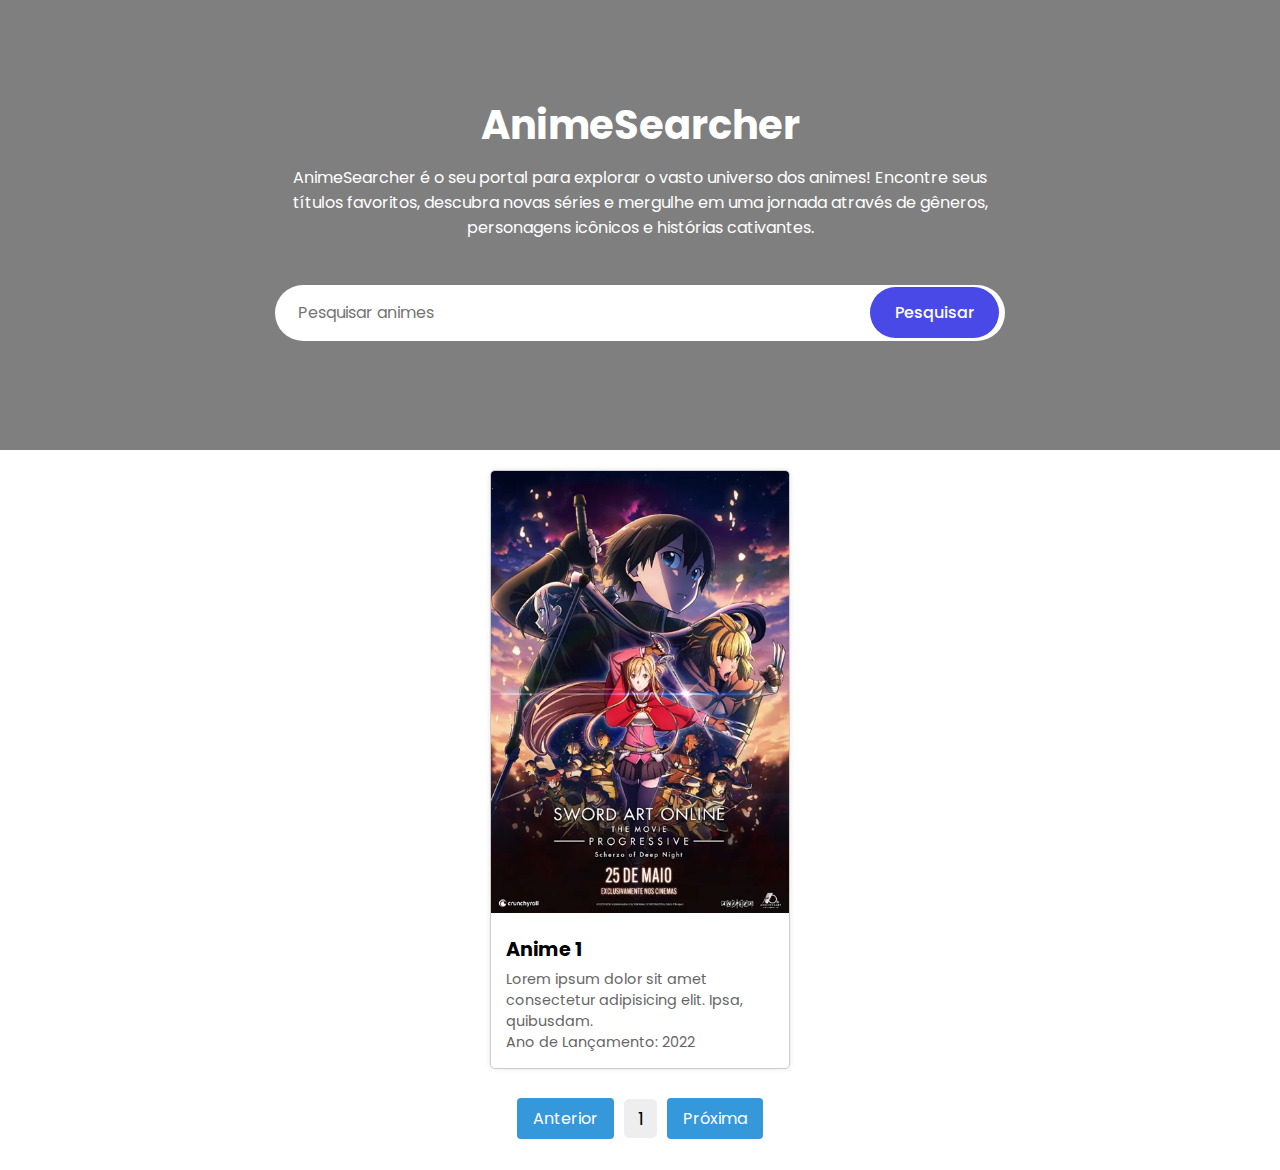
<file: index.htm>
<!DOCTYPE html>
<html lang="pt-BR">
<head>
    <meta charset="UTF-8">
    <meta name="viewport" content="width=device-width, initial-scale=1.0">
    <meta name="description" content="Seu portal para explorar o vasto universo dos animes!">
    <meta name="keywords" content="animes, mangas, series, filmes, otakus">
    <meta name="author" content="Vicente Neto">
    <title>AnimeSearcher - É o seu portal para explorar o vasto universo dos animes!</title>
    <link rel="icon" type="image/x-icon" href="/imagens/icon.png">

    <link rel="stylesheet" href="./css/style.css">
    <script src="./js/script.js" defer></script>
</head>
<body>
    <section class="animebusca">
        <div class="content">
            <h1>AnimeSearcher</h1>
            <p>AnimeSearcher é o seu portal para explorar o vasto universo dos animes! Encontre seus títulos favoritos, descubra novas séries e mergulhe em uma jornada através de gêneros, personagens icônicos e histórias cativantes.</p>
            <form action="#" class="search-anime">
                <input type="text" class="search-anime-input" placeholder="Pesquisar animes" required>
                <button type="submit" class="search-anime-btn">Pesquisar</button>
            </form>
        </div>
    </section>

    <section class="anime-list">
        <div class="anime-card">
            <img src="./imagens/anime-1.webp" alt="anime 1">
            <div class="anime-card-content">
                <h2>Anime 1</h2>
                <p>Lorem ipsum dolor sit amet consectetur adipisicing elit. Ipsa, quibusdam.</p>
                <p class="anime-card-ano">Ano de Lançamento: 2022</p>
                
            </div>
        </div>
    </section>

    <div class="pagination">
        <button class="prev-page">Anterior</button>
            <span class="page-indicator">1</span>
        <button class="next-page">Próxima</button>
    </div>
</body>
</html>
</file>
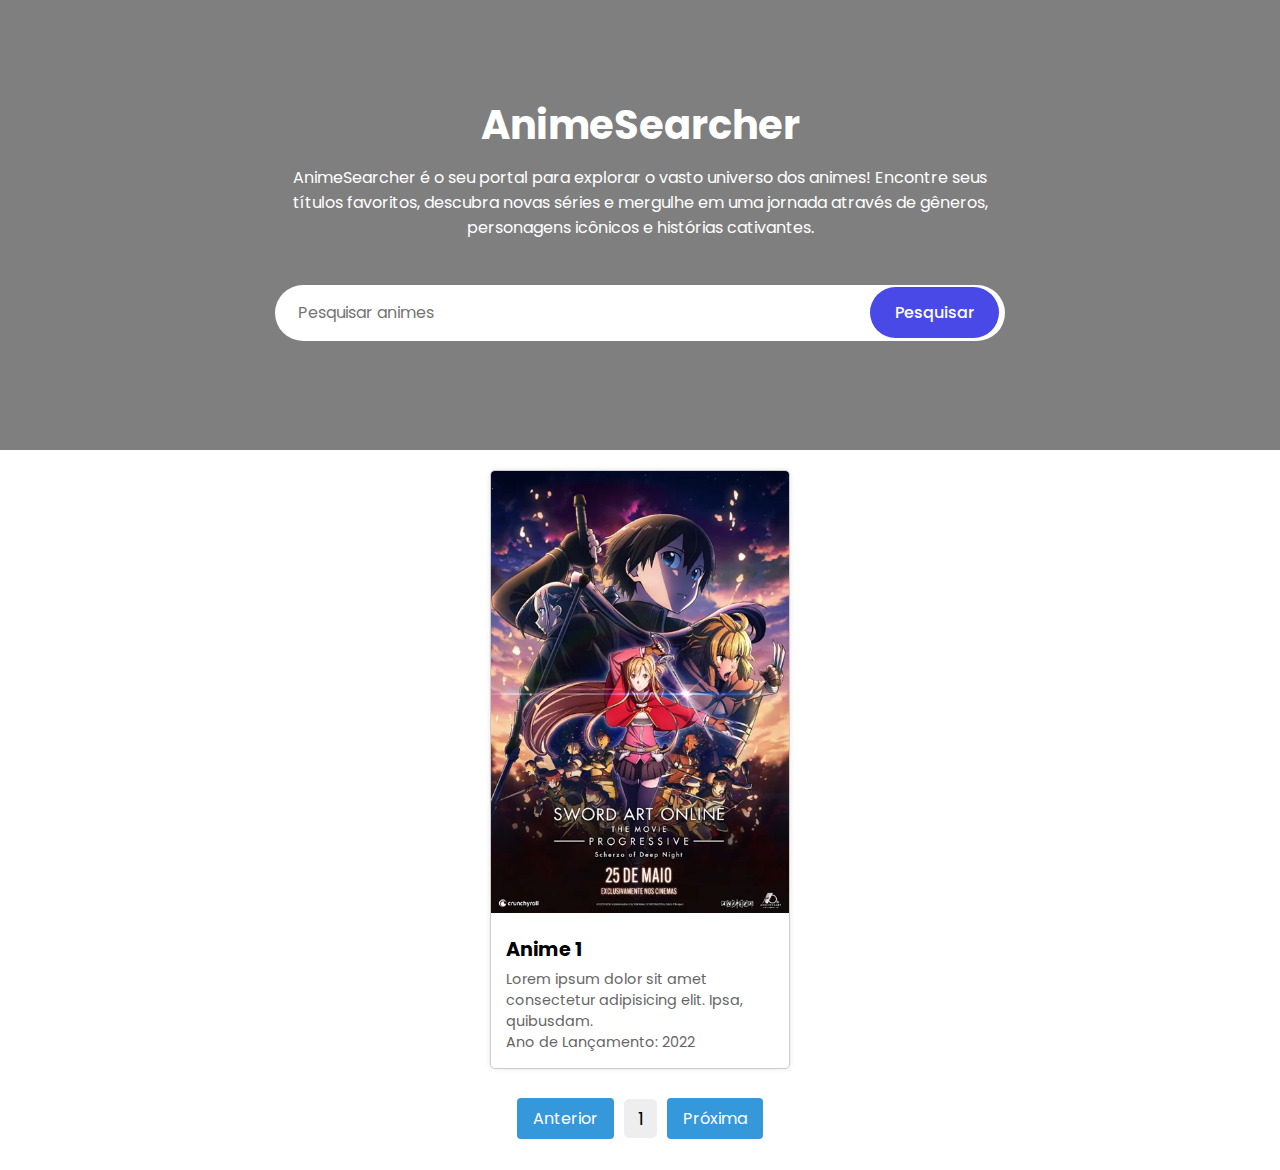
<file: index.html>
<!DOCTYPE html>
<html lang="pt-BR">
<head>
    <meta charset="UTF-8">
    <meta name="viewport" content="width=device-width, initial-scale=1.0">
    <meta name="description" content="Seu portal para explorar o vasto universo dos animes!">
    <meta name="keywords" content="animes, mangas, series, filmes, otakus">
    <meta name="author" content="Vicente Neto">
    <title>AnimeSearcher - É o seu portal para explorar o vasto universo dos animes!</title>
    <link rel="icon" type="image/x-icon" href="/imagens/icon.png">

    <link rel="stylesheet" href="./css/style.css">
    <script src="./js/script.js" defer></script>
</head>
<body>
    <section class="animebusca">
        <div class="content">
            <h1>AnimeSearcher</h1>
            <p>AnimeSearcher é o seu portal para explorar o vasto universo dos animes! Encontre seus títulos favoritos, descubra novas séries e mergulhe em uma jornada através de gêneros, personagens icônicos e histórias cativantes.</p>
            <form action="#" class="search-anime">
                <input type="text" class="search-anime-input" placeholder="Pesquisar animes" required>
                <button type="submit" class="search-anime-btn">Pesquisar</button>
            </form>
        </div>
    </section>

    <section class="anime-list">
        <div class="anime-card">
            <img src="./imagens/anime-1.webp" alt="anime 1">
            <div class="anime-card-content">
                <h2>Anime 1</h2>
                <p>Lorem ipsum dolor sit amet consectetur adipisicing elit. Ipsa, quibusdam.</p>
                <p class="anime-card-ano">Ano de Lançamento: 2022</p>
                
            </div>
        </div>
    </section>

    <div class="pagination">
        <button class="prev-page">Anterior</button>
            <span class="page-indicator">1</span>
        <button class="next-page">Próxima</button>
    </div>
</body>
</html>
</file>
<file: css/style.css>
@import url('https://fonts.googleapis.com/css2?family=Poppins&display=swap');

:root {
  --color-white: #fff;
  --color-btn-form: #4949E7; 
}

* {
  margin: 0;
  padding: 0;
  box-sizing: border-box;
  font-family: 'Poppins', sans-serif;
}

.navbar {
    background-color: #333;
    color: #fff;
    padding: 15px 0;
    position: fixed;
    width: 100%;
    top: 0;
    z-index: 1000;
  }
  
  .container {
    display: flex;
    justify-content: space-between;
    align-items: center;
    max-width: 1200px;
    margin: 0 auto;
    padding: 0 20px;
  }
  
  .logo {
    font-size: 1.5rem;
  }
  
  .nav-links {
    list-style-type: none;
    display: flex;
    gap: 20px;
  }
  
  .nav-links li {
    font-size: 1.2rem;
  }
  
  .nav-links a {
    text-decoration: none;
    color: #fff;
  }
  
  /* Restante dos estilos continua aqui */
  

.animebusca {
  height: 50vh;
  display: flex;
  position: relative;
  align-items: center;
  background-image: url('https://images.wallpapersden.com/image/download/anime-girl-looking-for-sunset_bmVsZmuUmZqaraWkpJRmbmpnrWZmZ2U.jpg');
  justify-content: center;
  background-size: cover;
  background-position: center;
}

.animebusca::before {
  content: "";
  position: absolute;
  top: 0;
  left: 0;
  width: 100%;
  height: 100%;
  background: rgba(0, 0, 0, 0.5);
}

.animebusca .content {
  color: #fff;
  padding: 0 15px;
  max-width: 760px;
  text-align: center;
  position: relative;
}

.animebusca h1 {
  font-size: 2.5rem;
  font-weight: 700;
}

.animebusca p {
  font-size: 1rem;
  margin-top: 10px;
}

.animebusca .search-anime {
  height: 56px;
  width: 100%;
  display: flex;
  padding: 6px;
  margin: 45px 0 15px;
  align-items: center;
  justify-content: space-between;
  background-color: #fff;
  border-radius: 30px;
}

.animebusca .search-anime .search-anime-input {
  width: 100%;
  height: 100%;
  font-size: 1rem;
  outline: none;
  border: none;
  background: none;
  padding: 0 17px;
}

.animebusca .search-anime .search-anime-btn {
  font-size: 1rem;
  outline: none;
  border: none;
  color: var(--color-white);
  padding: 13px 25px;
  cursor: pointer;
  font-weight: 500;
  border-radius: 30px;
  background: var(--color-btn-form);
}

.anime-list {
  display: flex;
  flex-wrap: wrap;
  gap: 20px;
  justify-content: center;
  padding: 20px;
  box-sizing: border-box;
}

.anime-card {
  width: calc(33.33% - 20px);
  max-width: 300px;
  border: 1px solid #ccc;
  border-radius: 5px;
  overflow: hidden;
  box-shadow: 0 0 5px rgba(0, 0, 0, 0.1);
}

.anime-card img {
  width: 100%;
  height: auto;
}

.anime-card-content {
  padding: 15px;
}

.anime-card-content h2 {
  font-size: 1.2em;
  margin-bottom: 5px;
}

.anime-card-content p {
  font-size: 0.9em;
  color: #666;
}

.anime-card-year {
  font-size: 0.8em;
  color: #999;
  margin-top: 8px;
}

/* Estilo para os botões */
button {
  padding: 8px 16px;
  font-size: 16px;
  border: none;
  border-radius: 4px;
  cursor: pointer;
  background-color: #3498db;
  color: #fff;
  transition: background-color 0.3s ease;
}

button:hover {
  background-color: #2980b9;
}

.page-indicator {
  display: flex;
  justify-content: center;
  align-items: center;
  font-size: 18px;
  padding: 6px 14px;
  border-radius: 5px;
  background: #eee;
  margin: 10px;
}

.pagination{
  display: flex;
  align-items: center;
  justify-content: center;
  margin-bottom: 22px;
}


@media screen and (max-width: 768px) {
  .anime-card {
    width: calc(50% - 20px);
  }
}
</file>
